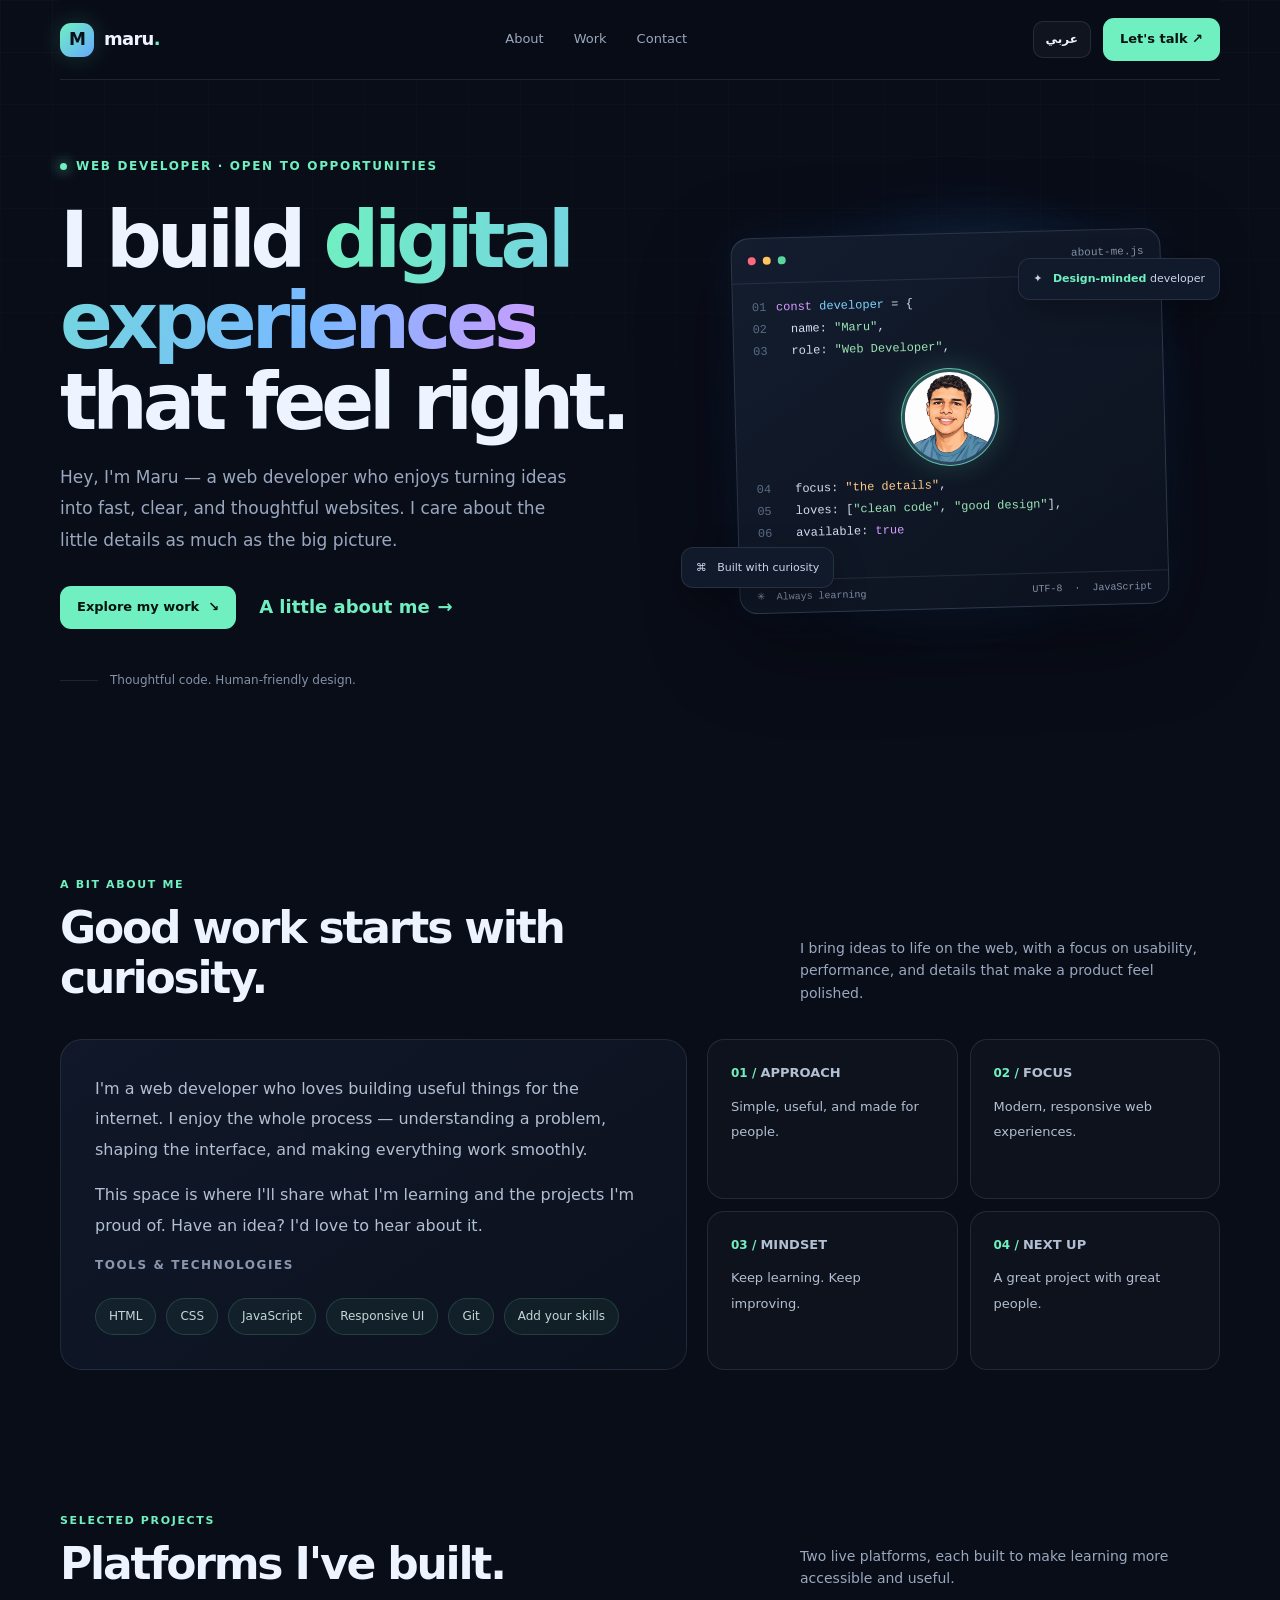
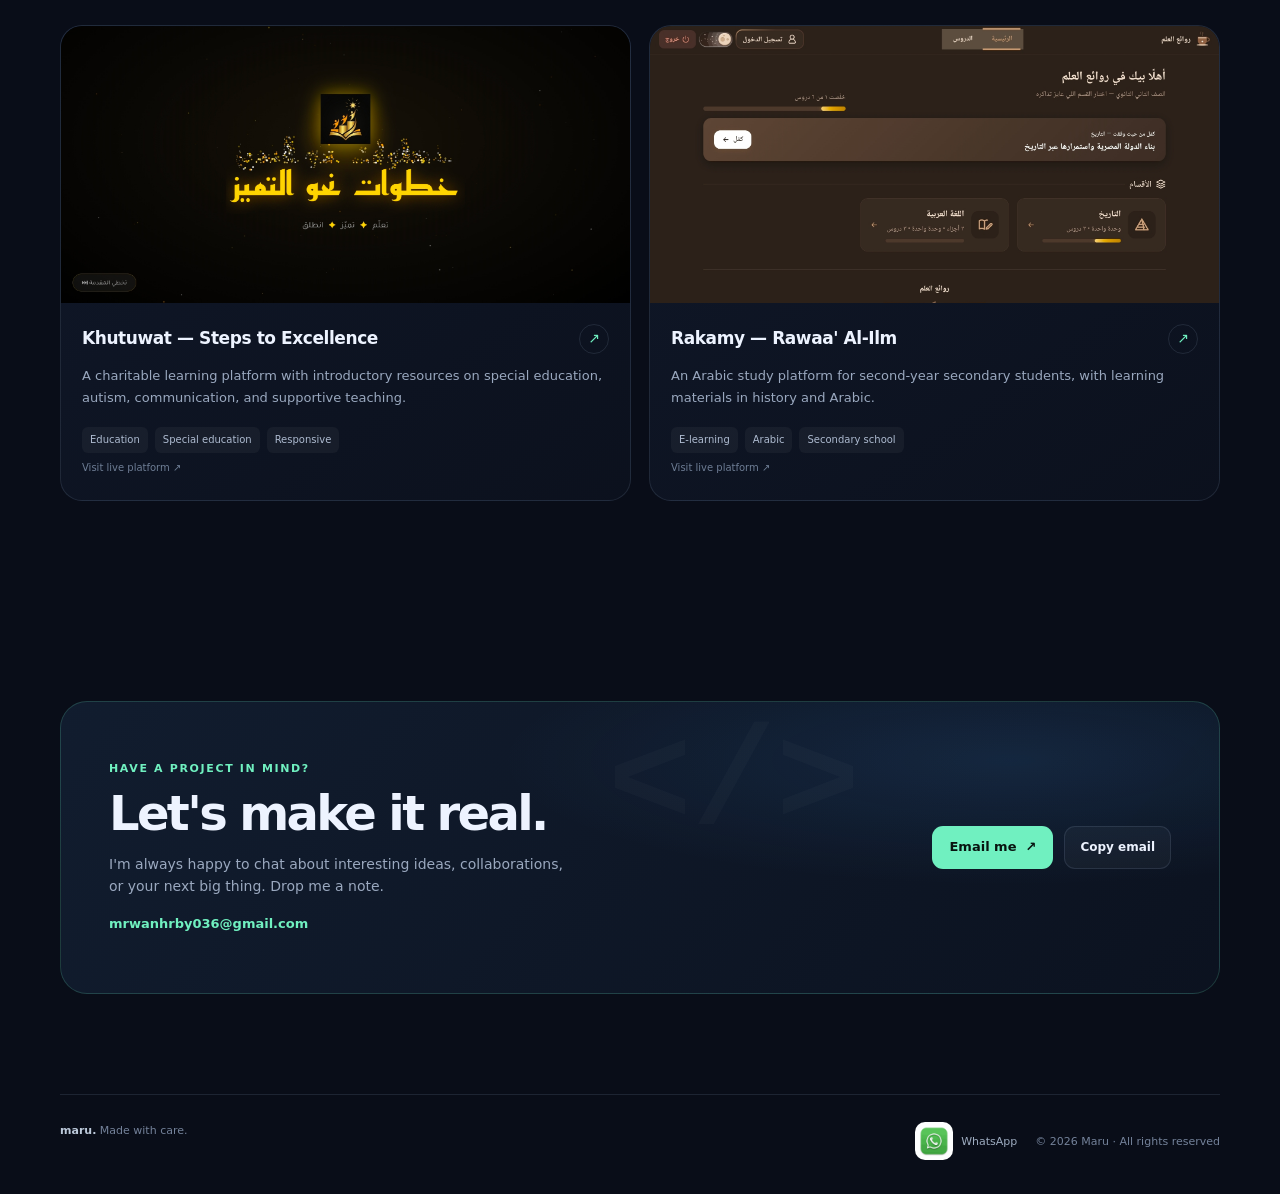
<file: index.html>
<!DOCTYPE html>
<html lang="en" dir="ltr">
<head>
  <meta charset="UTF-8" />
  <meta name="viewport" content="width=device-width, initial-scale=1.0" />
  <meta name="theme-color" content="#090d18" />
  <meta name="description" content="Maru — Web Developer. Building thoughtful, modern web experiences." />
  <title>Maru — Web Developer</title>
  <style>
    :root{--bg:#090d18;--panel:#101727;--panel2:#121c2e;--text:#edf3ff;--muted:#9aa8bf;--line:rgba(173,194,226,.13);--mint:#70f0c0;--blue:#74aaff;--pink:#dc8cff;--max:1160px;--radius:22px}
    *{box-sizing:border-box}html{scroll-behavior:smooth;scroll-padding-top:90px}body{margin:0;background:var(--bg);color:var(--text);font-family:Inter,ui-sans-serif,system-ui,-apple-system,"Segoe UI",Arial,sans-serif;line-height:1.6;overflow-x:hidden}body:before{content:"";position:fixed;inset:0;pointer-events:none;z-index:-1;background-image:linear-gradient(rgba(255,255,255,.018) 1px,transparent 1px),linear-gradient(90deg,rgba(255,255,255,.018) 1px,transparent 1px);background-size:52px 52px;mask-image:linear-gradient(to bottom,black,transparent 78%)}a{color:inherit;text-decoration:none}button{font:inherit}.wrap{width:min(var(--max),calc(100% - 48px));margin-inline:auto}.nav{height:80px;display:flex;align-items:center;justify-content:space-between;border-bottom:1px solid var(--line);position:sticky;top:0;background:rgba(9,13,24,.82);backdrop-filter:blur(18px);z-index:10}.brand{display:flex;gap:10px;align-items:center;font-weight:750;letter-spacing:-.04em;font-size:18px}.brand-mark{width:34px;height:34px;border-radius:11px;background:linear-gradient(135deg,var(--mint),#65a9ff);display:grid;place-items:center;color:#08111a;font-size:17px;font-weight:900;box-shadow:0 0 26px rgba(112,240,192,.19)}.nav-links{display:flex;gap:30px;align-items:center;color:var(--muted);font-size:13px}.nav-links a:hover{color:var(--text)}.nav-right{display:flex;align-items:center;gap:12px}.lang{border:1px solid var(--line);background:rgba(255,255,255,.035);color:var(--text);padding:8px 12px;border-radius:10px;cursor:pointer;font-size:12px;font-weight:700}.nav-cta,.button{display:inline-flex;align-items:center;justify-content:center;gap:9px;background:var(--mint);color:#08130f;padding:11px 17px;border-radius:11px;font-size:13px;font-weight:800;transition:.2s transform,.2s box-shadow}.nav-cta:hover,.button:hover{transform:translateY(-2px);box-shadow:0 10px 30px rgba(112,240,192,.2)}.menu-btn{display:none;color:var(--text);background:transparent;border:0;font-size:24px;cursor:pointer}
    .hero{min-height:680px;display:grid;grid-template-columns:1.03fr .97fr;align-items:center;gap:48px;padding:72px 0 86px;position:relative}.hero:after{content:"";position:absolute;width:410px;height:410px;right:2%;top:12%;background:radial-gradient(circle,rgba(72,160,255,.13),rgba(72,160,255,0) 68%);filter:blur(10px);z-index:-1}.eyebrow{display:inline-flex;align-items:center;gap:9px;color:var(--mint);font-size:12px;font-weight:750;letter-spacing:.14em;text-transform:uppercase}.dot{width:7px;height:7px;background:var(--mint);border-radius:50%;box-shadow:0 0 13px var(--mint)}h1{font-size:clamp(48px,6.2vw,78px);line-height:1.04;letter-spacing:-.065em;margin:22px 0 19px;max-width:650px}.gradient-text{background:linear-gradient(100deg,var(--mint),#78baff 68%,#c99cff);-webkit-background-clip:text;background-clip:text;color:transparent}.hero-copy{max-width:520px;color:var(--muted);font-size:17px;line-height:1.85;margin:0 0 30px}.hero-actions{display:flex;align-items:center;gap:23px;flex-wrap:wrap}.text-link{display:inline-flex;align-items:center;gap:8px;font-size:13px;font-weight:700;color:#d9e3f3}.text-link span{color:var(--mint);font-size:18px;transition:transform .2s}.text-link:hover span{transform:translateX(4px)}.mini-note{margin-top:42px;display:flex;align-items:center;gap:12px;color:#8492a8;font-size:12px}.mini-note .line{height:1px;width:38px;background:var(--line)}
    .code-scene{position:relative;min-height:440px;display:grid;place-items:center}.orb{position:absolute;width:370px;height:370px;border:1px solid rgba(112,240,192,.15);border-radius:50%;box-shadow:0 0 95px rgba(80,156,255,.12),inset 0 0 60px rgba(112,240,192,.05)}.orb:before,.orb:after{content:"";position:absolute;border:1px solid rgba(112,240,192,.1);border-radius:50%;inset:25px}.orb:after{inset:55px}.portrait-card{width:min(100%,370px);aspect-ratio:1;position:relative;z-index:1;overflow:hidden;border-radius:32px;background:#fff;border:1px solid rgba(112,240,192,.42);box-shadow:0 28px 90px rgba(0,0,0,.42),0 0 54px rgba(112,240,192,.11);transform:rotate(2deg)}.portrait-card img{display:block;width:100%;height:100%;object-fit:cover}.code-card{width:min(100%,430px);position:relative;z-index:1;background:linear-gradient(145deg,rgba(20,30,48,.97),rgba(12,18,31,.98));border:1px solid rgba(159,184,220,.2);border-radius:18px;box-shadow:0 28px 90px rgba(0,0,0,.42),0 0 50px rgba(66,145,255,.09);transform:rotate(-1.5deg);overflow:hidden}.code-top{height:45px;border-bottom:1px solid var(--line);display:flex;align-items:center;padding:0 16px;gap:7px;color:#8795aa;font:11px ui-monospace,SFMono-Regular,monospace}.win{width:8px;height:8px;border-radius:50%;background:#ff697d}.win:nth-child(2){background:#ffc55c}.win:nth-child(3){background:#58d69d}.file-name{margin-inline-start:auto}.code-body{padding:14px 19px 12px;font:12px/1.8 ui-monospace,SFMono-Regular,Consolas,monospace;color:#d3def1}.code-row{min-height:22px;white-space:nowrap}.ln{color:#596b84;display:inline-block;width:24px}.kw{color:#d59cff}.fn{color:#7ed2ff}.str{color:#9be4b3}.prop{color:#ffca85}.code-avatar-row{height:116px;display:flex;align-items:center;justify-content:center}.code-avatar{width:98px;height:98px;padding:3px;border-radius:50%;border:1px solid rgba(112,240,192,.7);background:linear-gradient(135deg,rgba(112,240,192,.3),rgba(116,170,255,.28));box-shadow:0 0 28px rgba(112,240,192,.2)}.code-avatar img{display:block;width:100%;height:100%;object-fit:cover;border-radius:50%;background:#fff}.code-footer{border-top:1px solid var(--line);padding:10px 16px;display:flex;justify-content:space-between;color:#8392a9;font:10px ui-monospace,SFMono-Regular,monospace}.floating{position:absolute;z-index:2;background:#111a2a;border:1px solid var(--line);border-radius:12px;padding:11px 14px;font-size:11px;color:#c8d5e9;box-shadow:0 12px 32px rgba(0,0,0,.28);animation:float 5s ease-in-out infinite}.floating strong{color:var(--mint)}.float-a{top:13%;right:0}.float-b{bottom:12%;left:0;animation-delay:-2s}@keyframes float{50%{transform:translateY(-9px)}}
    section{padding:100px 0}.section-head{display:flex;align-items:end;justify-content:space-between;gap:30px;margin-bottom:35px}.kicker{color:var(--mint);font-size:11px;text-transform:uppercase;letter-spacing:.15em;font-weight:800}.section-title{font-size:clamp(30px,4vw,44px);letter-spacing:-.05em;line-height:1.15;margin:9px 0 0}.section-desc{max-width:420px;color:var(--muted);font-size:14px;margin:0}.about-grid{display:grid;grid-template-columns:1.1fr .9fr;gap:20px}.about-card,.skill-card,.project-card{border:1px solid var(--line);border-radius:var(--radius);background:linear-gradient(145deg,rgba(17,26,43,.88),rgba(12,18,30,.88))}.about-card{padding:34px}.about-card p{margin:0;color:#b2bfd2;font-size:16px;line-height:1.9}.about-card p+p{margin-top:15px}.facts{display:grid;grid-template-columns:1fr 1fr;gap:12px}.fact{padding:23px;border:1px solid var(--line);border-radius:17px;background:rgba(255,255,255,.025)}.fact strong{display:block;color:var(--mint);font-size:12px;margin-bottom:9px}.fact span{color:#b2bfd2;font-size:13px}.skills{display:flex;flex-wrap:wrap;gap:10px;margin-top:23px}.chip{border:1px solid rgba(112,240,192,.16);background:rgba(112,240,192,.055);color:#c4d9d7;border-radius:999px;padding:8px 13px;font-size:12px}.skills-area{padding-top:15px}.skill-title{font-size:12px;color:#8998af;text-transform:uppercase;letter-spacing:.13em;font-weight:750;margin-bottom:12px}
    .projects{padding-top:42px}.project-grid{display:grid;grid-template-columns:repeat(2,1fr);gap:18px}.project-card{overflow:hidden;transition:transform .25s,border-color .25s}.project-card:hover{transform:translateY(-5px);border-color:rgba(112,240,192,.35)}.project-art{height:auto;aspect-ratio:1920/935;position:relative;overflow:hidden;background:radial-gradient(circle at 68% 32%,rgba(112,240,192,.19),transparent 28%),linear-gradient(135deg,#151f35,#0e1626)}.project-art:after{content:none}.project-shot{display:block;line-height:0;background:#251f1a;border-radius:18px 18px 0 0}.project-shot img{display:block;width:100%;height:100%;object-fit:cover;object-position:center;transition:transform .45s}.project-card:hover .project-shot img{transform:scale(1.035)}.mock-window{position:absolute;inset:32px 27px 0;border:1px solid rgba(190,210,240,.2);border-bottom:0;border-radius:10px 10px 0 0;background:rgba(9,14,25,.65);padding:14px}.mock-bar{height:6px;width:37%;background:rgba(112,240,192,.56);border-radius:6px;margin-bottom:12px}.mock-row{height:7px;width:75%;background:rgba(173,194,226,.13);border-radius:6px;margin:8px 0}.mock-row.short{width:45%}.mock-cards{display:flex;gap:7px;margin-top:17px}.mock-cards i{height:48px;flex:1;border:1px solid rgba(173,194,226,.14);border-radius:6px;background:rgba(255,255,255,.025)}.art-2{background:radial-gradient(circle at 30% 38%,rgba(116,170,255,.22),transparent 32%),linear-gradient(135deg,#181b39,#11182b)}.art-2 .mock-bar{background:rgba(116,170,255,.7)}.art-3{background:radial-gradient(circle at 70% 45%,rgba(220,140,255,.2),transparent 32%),linear-gradient(135deg,#241a37,#11182a)}.art-3 .mock-bar{background:rgba(220,140,255,.65)}.platform-art{height:224px;padding:16px 20px;display:flex;flex-direction:column;direction:rtl;text-align:right;isolation:isolate}.khutuwat-preview{color:#f6eed9;background:radial-gradient(ellipse at 75% 5%,rgba(185,142,50,.17),transparent 42%),linear-gradient(135deg,#171512,#0d0d0c)}.khutuwat-head{display:flex;align-items:center;gap:9px}.khutuwat-logo{width:36px;height:36px;object-fit:cover;border-radius:9px;border:1px solid rgba(225,187,91,.65)}.khutuwat-brand strong{display:block;font-size:11px;color:#f3d785;line-height:1.3}.khutuwat-brand small{display:block;font-size:8px;color:#b9ae91;margin-top:2px}.preview-menu{margin-inline-start:auto;color:#d6bb70;font-size:16px}.khutuwat-hero{display:flex;align-items:center;justify-content:space-between;gap:12px;margin-top:14px}.khutuwat-copy{min-width:0}.khutuwat-kicker{color:#d8b853;font-size:8px;font-weight:700}.khutuwat-copy h4{font-size:15px;line-height:1.25;margin:4px 0 3px;color:#fff7e8}.khutuwat-copy p{font-size:9px;line-height:1.5;color:#bcb6a7;margin:0}.gold-cta{flex:none;color:#19150b;background:linear-gradient(130deg,#f3d779,#c89932);border-radius:7px;padding:7px 9px;font-size:8px;font-weight:800;box-shadow:0 4px 14px rgba(213,173,73,.16)}.course-mini{display:flex;align-items:center;gap:9px;margin-top:auto;padding:8px 10px;border-radius:9px;background:rgba(255,255,255,.055);border:1px solid rgba(230,204,137,.18)}.course-icon{width:27px;height:27px;display:grid;place-items:center;border-radius:7px;background:rgba(211,174,79,.16);color:#e7ca77;font-size:13px}.course-copy{flex:1}.course-copy strong{display:block;font-size:9px;color:#f8f0dd}.course-copy small{display:block;font-size:8px;color:#aaa18d;margin-top:2px}.course-enter{color:#dbc271;font-size:8px;white-space:nowrap}.rakamy-preview{color:#1c2a44;background:radial-gradient(ellipse at 95% 0%,rgba(101,161,255,.18),transparent 38%),linear-gradient(135deg,#edf4ff,#f9fbff)}.rakamy-head{display:flex;align-items:center;gap:8px}.rakamy-logo{width:30px;height:30px;border-radius:9px;background:linear-gradient(135deg,#4e8ff2,#6ac4d4);display:grid;place-items:center;color:white;font-weight:900;font-size:14px;box-shadow:0 5px 14px rgba(76,131,220,.2)}.rakamy-head strong{font-size:11px}.rakamy-head small{display:block;color:#8290a6;font-size:8px}.rakamy-chip{margin-inline-start:auto;border:1px solid #dce6f6;background:#fff;padding:5px 8px;border-radius:99px;color:#5477ae;font-size:8px;font-weight:700}.rakamy-welcome{margin-top:12px}.rakamy-welcome h4{font-size:14px;margin:0;color:#1e2c47;line-height:1.3}.rakamy-welcome p{font-size:8px;color:#8390a4;margin:3px 0 8px}.study-progress{display:flex;align-items:center;gap:8px;color:#8491a4;font-size:8px}.study-progress i{height:5px;background:#dfe8f5;border-radius:99px;flex:1;overflow:hidden}.study-progress b{display:block;width:5%;height:100%;background:#68bfa8;border-radius:99px}.subject-preview{display:grid;grid-template-columns:1fr 1fr;gap:8px;margin-top:auto}.subject-tile{background:rgba(255,255,255,.9);border:1px solid #e1eaf7;border-radius:9px;padding:8px 10px;display:flex;align-items:center;gap:8px;box-shadow:0 5px 14px rgba(57,92,142,.05)}.subject-icon{width:24px;height:24px;border-radius:7px;background:#eef4ff;display:grid;place-items:center;color:#5d83be;font-size:12px}.subject-tile strong{display:block;font-size:9px}.subject-tile small{display:block;color:#8492a7;font-size:7px;margin-top:1px}.project-info{padding:21px}.project-top{display:flex;align-items:center;justify-content:space-between;gap:10px}.project-info h3{font-size:17px;margin:0;letter-spacing:-.025em}.arrow-circle{width:30px;height:30px;border:1px solid var(--line);border-radius:50%;display:grid;place-items:center;color:var(--mint);font-size:14px}.project-info p{color:var(--muted);font-size:13px;line-height:1.75;margin:11px 0 17px}.tags{display:flex;gap:7px;flex-wrap:wrap}.tags span{font-size:10px;color:#aebbd0;background:rgba(255,255,255,.045);padding:5px 8px;border-radius:6px}.project-label{margin-top:15px;color:#6e7d95;font-size:10px}
    .contact-box{position:relative;overflow:hidden;padding:58px 48px;border:1px solid rgba(112,240,192,.18);border-radius:27px;background:radial-gradient(ellipse at 82% 20%,rgba(71,163,255,.12),transparent 38%),linear-gradient(130deg,rgba(18,30,48,.95),rgba(12,19,32,.96));display:flex;align-items:center;justify-content:space-between;gap:32px}.contact-box:after{content:"</>";position:absolute;right:31%;top:4px;font:900 140px ui-monospace,monospace;color:rgba(255,255,255,.025);pointer-events:none}.contact-box h2{font-size:clamp(32px,4vw,48px);letter-spacing:-.055em;line-height:1.1;margin:10px 0 13px}.contact-box p{color:var(--muted);font-size:14px;max-width:460px;margin:0}.contact-address{display:inline-block;margin-top:16px;color:var(--mint);font-size:13px;font-weight:700}.contact-actions{display:flex;gap:11px;flex-wrap:wrap;position:relative;z-index:1}.outline-btn{display:inline-flex;align-items:center;justify-content:center;gap:8px;border:1px solid var(--line);color:var(--text);background:rgba(255,255,255,.035);padding:11px 15px;border-radius:11px;font-size:12px;font-weight:700;cursor:pointer;transition:.2s}.outline-btn:hover{border-color:rgba(112,240,192,.45);color:var(--mint)}footer{padding:27px 0 34px;border-top:1px solid var(--line);display:flex;justify-content:space-between;gap:20px;color:#74829a;font-size:11px}.footer-brand{color:#bcc9da;font-weight:700}.footer-right{display:flex;align-items:center;gap:18px}.footer-whatsapp{display:inline-flex;align-items:center;gap:8px;color:#9eacc0;font-size:11px;transition:color .2s}.footer-whatsapp:hover{color:var(--mint)}.footer-whatsapp img{width:38px;height:38px;display:block;object-fit:cover;border-radius:10px;transition:transform .2s}.footer-whatsapp:hover img{transform:scale(1.06)}.reveal{opacity:0;transform:translateY(16px);transition:opacity .65s,transform .65s}.reveal.in{opacity:1;transform:translateY(0)}
    [dir="rtl"] body{text-align:right}[dir="rtl"] .hero-actions,[dir="rtl"] .mini-note,[dir="rtl"] .eyebrow{direction:rtl}[dir="rtl"] .code-scene{direction:ltr}[dir="rtl"] .float-a{right:auto;left:0}[dir="rtl"] .float-b{left:auto;right:0}[dir="rtl"] .contact-box:after{right:auto;left:31%}[dir="rtl"] .text-link:hover span{transform:translateX(-4px)}[dir="rtl"] .nav-links{direction:rtl}
    @media(max-width:850px){.hero{grid-template-columns:1fr;min-height:auto;padding:78px 0 55px;gap:5px}.hero-copy{max-width:650px}.code-scene{min-height:390px}.about-grid{grid-template-columns:1fr}.project-grid{grid-template-columns:repeat(2,1fr)}.project-card:last-child{grid-column:auto}.contact-box{align-items:flex-start;flex-direction:column}.section-head{align-items:flex-start;flex-direction:column;gap:13px}}
    @media(max-width:600px){.wrap{width:min(100% - 34px,var(--max))}.nav{height:68px}.nav-links{display:none;position:absolute;top:68px;left:0;right:0;padding:20px 24px;background:#0d1422;border-bottom:1px solid var(--line);flex-direction:column;align-items:stretch;gap:16px}.nav-links.open{display:flex}.nav-links a{padding:5px 0}.menu-btn{display:block}.nav-cta{display:none}.hero{padding-top:61px}.hero-copy{font-size:15px}.code-scene{min-height:350px}.code-card{width:94%}.code-body{font-size:11px;padding:18px 14px}.orb{width:270px;height:270px}.floating{font-size:10px;padding:9px 10px}.float-a{top:10%;right:-2px}.float-b{bottom:9%;left:-2px}section{padding:74px 0}.about-card{padding:24px}.facts{grid-template-columns:1fr 1fr}.fact{padding:17px}.project-grid{grid-template-columns:1fr}.project-card:last-child{grid-column:auto}.project-art{height:auto}.contact-box{padding:35px 25px}.contact-actions{width:100%}.contact-actions>*{flex:1}footer{flex-direction:column;gap:8px}}
    @media(prefers-reduced-motion:reduce){*,*:before,*:after{scroll-behavior:auto!important;animation-duration:.01ms!important;transition-duration:.01ms!important}}
  </style>
</head>
<body>
  <header class="nav wrap">
    <a class="brand" href="#home" aria-label="Maru home"><span class="brand-mark">M</span><span>maru<span style="color:var(--mint)">.</span></span></a>
    <nav class="nav-links" id="navLinks">
      <a href="#about" data-en="About" data-ar="عني">About</a><a href="#work" data-en="Work" data-ar="أعمالي">Work</a><a href="#contact" data-en="Contact" data-ar="تواصل">Contact</a>
    </nav>
    <div class="nav-right"><button class="lang" id="langToggle" aria-label="Switch language">عربي</button><a class="nav-cta" href="#contact" data-en="Let's talk ↗" data-ar="لنتكلم ↗">Let's talk ↗</a><button class="menu-btn" id="menuBtn" aria-label="Open menu">☰</button></div>
  </header>
  <main>
    <div class="wrap hero" id="home">
      <div class="hero-content reveal">
        <div class="eyebrow"><span class="dot"></span><span data-en="WEB DEVELOPER · OPEN TO OPPORTUNITIES" data-ar="مطور ويب · متاح لفرص جديدة">WEB DEVELOPER · OPEN TO OPPORTUNITIES</span></div>
        <h1 data-en-html="I build <span class='gradient-text'>digital experiences</span> that feel right." data-ar-html="أبني تجارب <span class='gradient-text'>رقمية</span> بسيطة ومميزة.">I build <span class="gradient-text">digital experiences</span> that feel right.</h1>
        <p class="hero-copy" data-en="Hey, I'm Maru — a web developer who enjoys turning ideas into fast, clear, and thoughtful websites. I care about the little details as much as the big picture." data-ar="أهلاً، أنا Maru — مطور ويب بحب أحوّل الأفكار لمواقع سريعة وواضحة ومريحة في الاستخدام. باهتم بالتفاصيل الصغيرة وبالصورة الكبيرة كمان.">Hey, I'm Maru — a web developer who enjoys turning ideas into fast, clear, and thoughtful websites. I care about the little details as much as the big picture.</p>
        <div class="hero-actions"><a class="button" href="#work"><span data-en="Explore my work" data-ar="شوف أعمالي">Explore my work</span><span aria-hidden="true">↘</span></a><a class="text-link" href="#about"><span data-en="A little about me" data-ar="اعرف عني أكتر">A little about me</span><span>→</span></a></div>
        <div class="mini-note"><span class="line"></span><span data-en="Thoughtful code. Human-friendly design." data-ar="كود متقن. وتصميم مناسب للناس.">Thoughtful code. Human-friendly design.</span></div>
      </div>
      <div class="code-scene reveal" aria-label="Code card with Maru's profile image">
        <div class="orb"></div><div class="floating float-a">✦ &nbsp; <strong data-en="Design-minded" data-ar="مهتم بالتصميم">Design-minded</strong> <span data-en="developer" data-ar="مطور">developer</span></div><div class="floating float-b">⌘ &nbsp; <span data-en="Built with curiosity" data-ar="أبني بفضول">Built with curiosity</span></div>
        <div class="code-card"><div class="code-top"><i class="win"></i><i class="win"></i><i class="win"></i><span class="file-name">about-me.js</span></div>
          <div class="code-body"><div class="code-row"><span class="ln">01</span><span class="kw">const</span> <span class="fn">developer</span> = {</div><div class="code-row"><span class="ln">02</span>&nbsp; name: <span class="str">"Maru"</span>,</div><div class="code-row"><span class="ln">03</span>&nbsp; role: <span class="str">"Web Developer"</span>,</div><div class="code-avatar-row"><div class="code-avatar"><img src="maru-avatar.png" alt="Portrait of Maru" loading="eager"></div></div><div class="code-row"><span class="ln">04</span>&nbsp; focus: <span class="prop">"the details"</span>,</div><div class="code-row"><span class="ln">05</span>&nbsp; loves: [<span class="str">"clean code"</span>, <span class="str">"good design"</span>],</div><div class="code-row"><span class="ln">06</span>&nbsp; available: <span class="kw">true</span></div><div class="code-row"><span class="ln">07</span>};</div></div><div class="code-footer"><span>✳&nbsp; <span data-en="Always learning" data-ar="تعلم مستمر">Always learning</span></span><span>UTF-8&nbsp; · &nbsp;JavaScript</span></div></div>
      </div>
    </div>
    <section class="wrap" id="about">
      <div class="section-head reveal"><div><div class="kicker" data-en="A BIT ABOUT ME" data-ar="نبذة عني">A BIT ABOUT ME</div><h2 class="section-title" data-en="Good work starts with curiosity." data-ar="الشغل الحلو بيبدأ بالفضول.">Good work starts with curiosity.</h2></div><p class="section-desc" data-en="I bring ideas to life on the web, with a focus on usability, performance, and details that make a product feel polished." data-ar="بحوّل الأفكار لواقع على الويب، مع تركيز على سهولة الاستخدام والسرعة والتفاصيل اللي بتخلي المنتج متكامل.">I bring ideas to life on the web, with a focus on usability, performance, and details that make a product feel polished.</p></div>
      <div class="about-grid reveal"><article class="about-card"><p data-en="I'm a web developer who loves building useful things for the internet. I enjoy the whole process — understanding a problem, shaping the interface, and making everything work smoothly." data-ar="أنا مطور ويب بحب أبني حاجات مفيدة للإنترنت. بستمتع بكل خطوة — من فهم المشكلة، لتصميم الواجهة، لحد ما كل حاجة تشتغل بسلاسة.">I'm a web developer who loves building useful things for the internet. I enjoy the whole process — understanding a problem, shaping the interface, and making everything work smoothly.</p><p data-en="This space is where I'll share what I'm learning and the projects I'm proud of. Have an idea? I'd love to hear about it." data-ar="هنا هشارك اللي بتعلمه والمشاريع اللي بفتخر بيها. عندك فكرة؟ يسعدني أسمع عنها.">This space is where I'll share what I'm learning and the projects I'm proud of. Have an idea? I'd love to hear about it.</p><div class="skills-area"><div class="skill-title" data-en="Tools & technologies" data-ar="الأدوات والتقنيات">Tools & technologies</div><div class="skills"><span class="chip">HTML</span><span class="chip">CSS</span><span class="chip">JavaScript</span><span class="chip">Responsive UI</span><span class="chip">Git</span><span class="chip">Add your skills</span></div></div></article>
        <div class="facts"><div class="fact"><strong>01 / <span data-en="APPROACH" data-ar="الأسلوب">APPROACH</span></strong><span data-en="Simple, useful, and made for people." data-ar="بسيط وعملي ومصمم للناس.">Simple, useful, and made for people.</span></div><div class="fact"><strong>02 / <span data-en="FOCUS" data-ar="التركيز">FOCUS</span></strong><span data-en="Modern, responsive web experiences." data-ar="تجارب ويب حديثة ومتجاوبة.">Modern, responsive web experiences.</span></div><div class="fact"><strong>03 / <span data-en="MINDSET" data-ar="العقلية">MINDSET</span></strong><span data-en="Keep learning. Keep improving." data-ar="تعلم مستمر وتطوير دايم.">Keep learning. Keep improving.</span></div><div class="fact"><strong>04 / <span data-en="NEXT UP" data-ar="الخطوة الجاية">NEXT UP</span></strong><span data-en="A great project with great people." data-ar="مشروع حلو مع ناس مميزة.">A great project with great people.</span></div></div>
      </div>
    </section>
    <section class="wrap projects" id="work">
      <div class="section-head reveal"><div><div class="kicker" data-en="SELECTED PROJECTS" data-ar="مشاريعي">SELECTED PROJECTS</div><h2 class="section-title" data-en="Platforms I've built." data-ar="منصات من تطويري.">Platforms I've built.</h2></div><p class="section-desc" data-en="Two live platforms, each built to make learning more accessible and useful." data-ar="منصتان فعليتان، هدفهما تسهيل الوصول للتعلّم وجعله أكثر فائدة.">Two live platforms, each built to make learning more accessible and useful.</p></div>
      <div class="project-grid reveal">
        <article class="project-card"><a class="project-art project-shot" href="https://khutuwat.vercel.app/" target="_blank" rel="noopener noreferrer" aria-label="Open Khutuwat website"><img src="khutuwat-preview.jpg" alt="Screenshot of the Khutuwat platform landing page" loading="lazy"></a><div class="project-info"><div class="project-top"><h3 data-en="Khutuwat — Steps to Excellence" data-ar="خطوات نحو التميز">Khutuwat — Steps to Excellence</h3><a class="arrow-circle" href="https://khutuwat.vercel.app/" target="_blank" rel="noopener noreferrer" aria-label="Open Khutuwat platform">↗</a></div><p data-en="A charitable learning platform with introductory resources on special education, autism, communication, and supportive teaching." data-ar="منصة تعليمية خيرية بمواد مبسطة عن التربية الخاصة والتوحد والتواصل وطرق الدعم التربوي.">A charitable learning platform with introductory resources on special education, autism, communication, and supportive teaching.</p><div class="tags"><span data-en="Education" data-ar="تعليم">Education</span><span data-en="Special education" data-ar="تربية خاصة">Special education</span><span data-en="Responsive" data-ar="متجاوب">Responsive</span></div><a class="project-label" href="https://khutuwat.vercel.app/" target="_blank" rel="noopener noreferrer" data-en="Visit live platform ↗" data-ar="افتح المنصة ↗">Visit live platform ↗</a></div></article>
        <article class="project-card"><a class="project-art project-shot" href="https://rakamy.vercel.app/" target="_blank" rel="noopener noreferrer" aria-label="Open Rakamy website"><img src="rakamy-preview.jpg" alt="Screenshot of the Rakamy platform homepage" loading="lazy"></a><div class="project-info"><div class="project-top"><h3 data-en="Rakamy — Rawaa' Al-Ilm" data-ar="Rakamy — روائع العلم">Rakamy — Rawaa' Al-Ilm</h3><a class="arrow-circle" href="https://rakamy.vercel.app/" target="_blank" rel="noopener noreferrer" aria-label="Open Rakamy platform">↗</a></div><p data-en="An Arabic study platform for second-year secondary students, with learning materials in history and Arabic." data-ar="منصة مذاكرة عربية لطلاب الصف الثاني الثانوي، تضم محتوى ودروساً في التاريخ واللغة العربية.">An Arabic study platform for second-year secondary students, with learning materials in history and Arabic.</p><div class="tags"><span data-en="E-learning" data-ar="تعليم إلكتروني">E-learning</span><span data-en="Arabic" data-ar="عربي">Arabic</span><span data-en="Secondary school" data-ar="ثانوي">Secondary school</span></div><a class="project-label" href="https://rakamy.vercel.app/" target="_blank" rel="noopener noreferrer" data-en="Visit live platform ↗" data-ar="افتح المنصة ↗">Visit live platform ↗</a></div></article>
      </div>
    </section>
    <section class="wrap" id="contact"><div class="contact-box reveal"><div><div class="kicker" data-en="HAVE A PROJECT IN MIND?" data-ar="عندك مشروع في بالك؟">HAVE A PROJECT IN MIND?</div><h2 data-en="Let's make it real." data-ar="يلا نخليه حقيقة.">Let's make it real.</h2><p data-en="I'm always happy to chat about interesting ideas, collaborations, or your next big thing. Drop me a note." data-ar="يسعدني أتكلم عن الأفكار المميزة أو التعاون أو مشروعك الجاي. ابعتلي رسالة.">I'm always happy to chat about interesting ideas, collaborations, or your next big thing. Drop me a note.</p><a class="contact-address" href="mailto:mrwanhrby036@gmail.com">mrwanhrby036@gmail.com</a></div><div class="contact-actions"><a class="button" id="emailLink" href="mailto:mrwanhrby036@gmail.com"><span data-en="Email me" data-ar="راسلني">Email me</span><span>↗</span></a><button class="outline-btn" id="copyEmail" type="button"><span data-en="Copy email" data-ar="انسخ الإيميل">Copy email</span></button></div></div></section>
  </main>
  <footer class="wrap"><div><span class="footer-brand">maru.</span> <span data-en="Made with care." data-ar="اتعمل بكل حب.">Made with care.</span></div><div class="footer-right"><a class="footer-whatsapp" href="https://wa.me/201281008335" target="_blank" rel="noopener noreferrer" aria-label="Chat on WhatsApp"><img src="whatsapp-icon.png" alt="" loading="lazy"><span data-en="WhatsApp" data-ar="واتساب">WhatsApp</span></a><div>© <span id="year"></span> Maru <span data-en="· All rights reserved" data-ar="· جميع الحقوق محفوظة">· All rights reserved</span></div></div></footer>
  <script>
    const html=document.documentElement;let current='en';
    const toggle=document.getElementById('langToggle');
    function setLanguage(lang){current=lang;html.lang=lang;html.dir=lang==='ar'?'rtl':'ltr';document.querySelectorAll('[data-en]').forEach(el=>{el.textContent=el.dataset[lang]});document.querySelectorAll('[data-en-html]').forEach(el=>{el.innerHTML=el.dataset[lang+'Html']});toggle.textContent=lang==='en'?'عربي':'English';document.title=lang==='en'?'Maru — Web Developer':'Maru — مطور ويب';}
    toggle.addEventListener('click',()=>setLanguage(current==='en'?'ar':'en'));
    document.getElementById('year').textContent=new Date().getFullYear();
    const menuBtn=document.getElementById('menuBtn'),navLinks=document.getElementById('navLinks');menuBtn.addEventListener('click',()=>navLinks.classList.toggle('open'));navLinks.querySelectorAll('a').forEach(a=>a.addEventListener('click',()=>navLinks.classList.remove('open')));
    const io=new IntersectionObserver(entries=>entries.forEach(entry=>{if(entry.isIntersecting){entry.target.classList.add('in');io.unobserve(entry.target)}}),{threshold:.12});document.querySelectorAll('.reveal').forEach(el=>io.observe(el));
    const email='mrwanhrby036@gmail.com';document.getElementById('copyEmail').addEventListener('click',async()=>{const label=document.querySelector('#copyEmail span');try{await navigator.clipboard.writeText(email);label.textContent=current==='en'?'Copied!':'تم النسخ!';setTimeout(()=>label.textContent=current==='en'?'Copy email':'انسخ الإيميل',1700)}catch{window.location.href='mailto:'+email}});
  </script>
</body>
</html>
</file>
